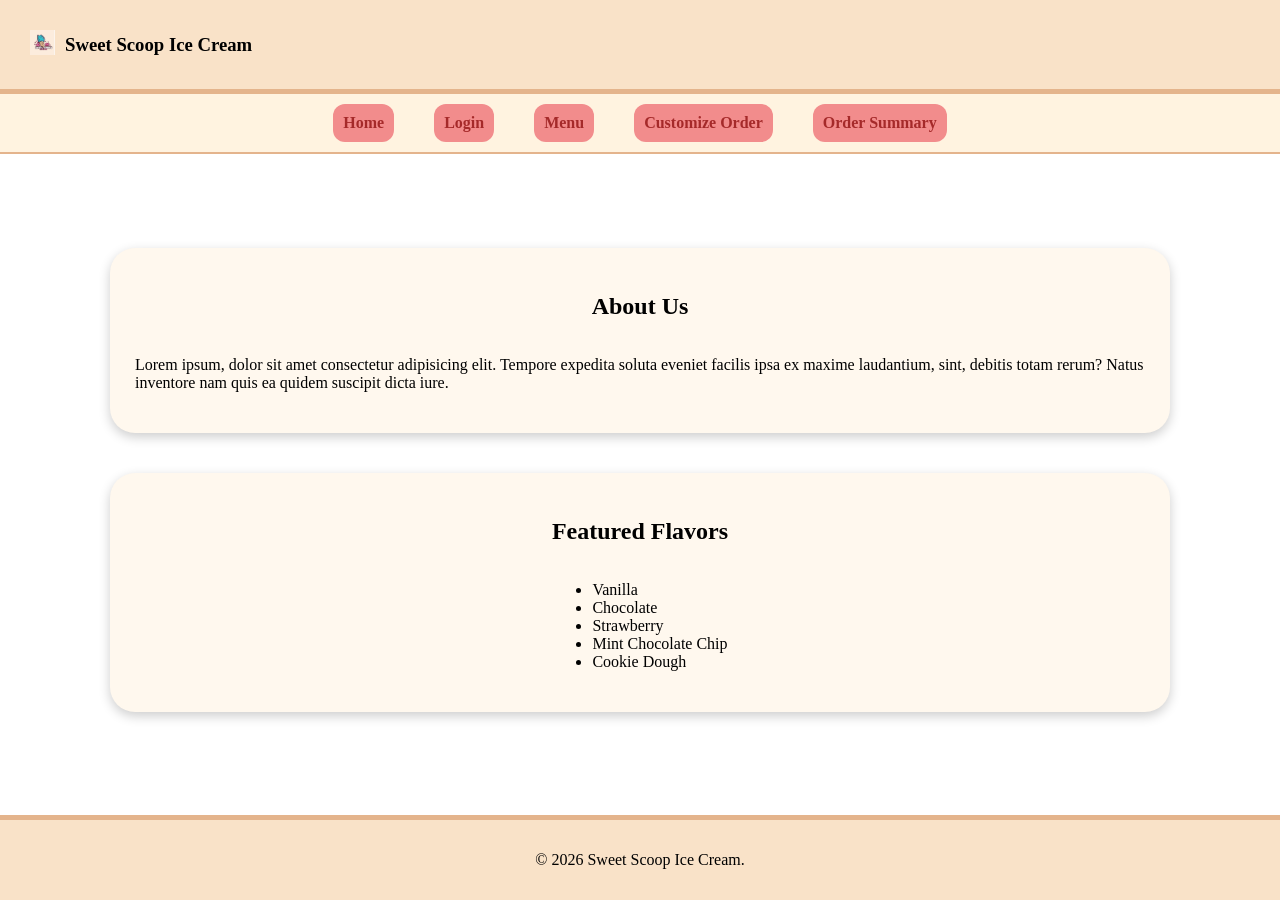
<file: index.html>
<!DOCTYPE html>
<!--
Group Members:

2. Fiemna Ekpombang (UCID: 30253697)
1. Herschel Foster (UCID: 30269461)

-->
<html lang="en">

<head>
    <meta charset="UTF-8">
    <meta name="viewport" content="width=device-width, initial-scale=1.0">
    <link rel="stylesheet" href="styles.css">
    <title>Sweet Scoop Ice Cream</title>
</head>

<body>
    <header id="page_header">
        <div>
            <div><img src="img/logo.jpeg" alt="Sweet Scoop Ice Cream Logo"></div>
        </div>

        <div>
            <h3>Sweet Scoop Ice Cream</h3>
        </div>
    </header>

    <nav>
        <ul>
            <li><a href="index.html">Home</a></li>
            <li><a href="login.html">Login</a></li>
            <li><a href="menu_view.html">Menu</a></li>
            <li><a href="customize_order.html">Customize Order</a></li>
            <li><a href="order_summary.html">Order Summary</a></li>
        </ul>
    </nav>

    <main class="index_main">
        <section id="about_us">
            <h2>About Us</h2>
            <p>Lorem ipsum, dolor sit amet consectetur adipisicing elit. Tempore expedita soluta eveniet facilis ipsa ex maxime laudantium, sint, debitis totam rerum? Natus inventore nam quis ea quidem suscipit dicta iure.</p>
        </section>

        <section id="featured_flavors">
            <h2>Featured Flavors</h2>
            <ul>
                <li>Vanilla</li>
                <li>Chocolate</li>
                <li>Strawberry</li>
                <li>Mint Chocolate Chip</li>
                <li>Cookie Dough</li>
            </ul>
        </section>
    </main>

    <footer>
        <p>&copy; 2026 Sweet Scoop Ice Cream.</p>
    </footer>
</body>

</html>
</file>
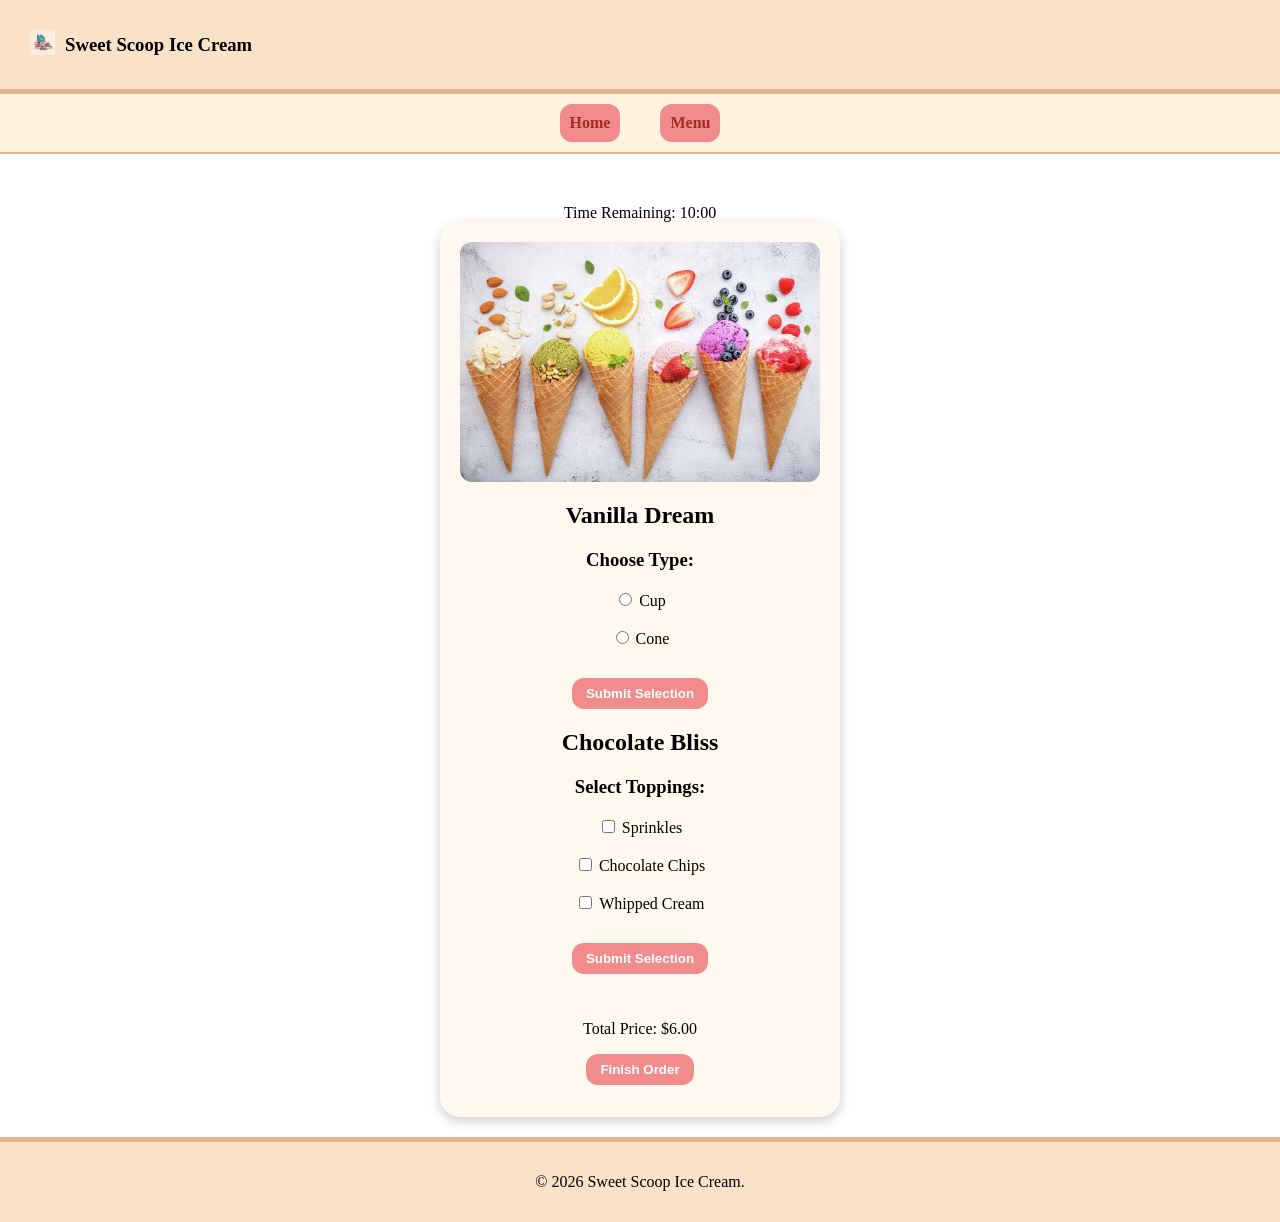
<file: customize_order.html>
<!DOCTYPE html>
<html lang="en">

<head>
    <meta charset="UTF-8">
    <meta name="viewport" content="width=device-width, initial-scale=1.0">
    <title>Customize Order</title>
    <link rel="stylesheet" href="styles.css">
</head>

<body>
    <header id="page_header">
        <div>
            <div><img src="img/logo.jpeg" alt="Sweet Scoop Ice Cream Logo"></div>
        </div>

        <div>
            <h3>Sweet Scoop Ice Cream</h3>
        </div>
    </header>

    <nav>
        <ul>
            <li><a href="index.html">Home</a></li>
            <li><a href="menu_view.html">Menu</a></li>
        </ul>
    </nav>

    <main class="customize_order_main">
        <div id="order_timer">
            Time Remaining: <span id="timer">10:00</span>
        </div>

        <form action="order_summary.html">
            <div>
                <img src="img/icecream_banner.jpeg" alt="Banner image for customizing order" id="banner_img">
            </div>

            <h2>Vanilla Dream</h2>
            <h3>Choose Type:</h3>

            <input type="radio" id="type_cup" name="type" value="Cup">
            <label for="type_cup">Cup</label><br><br>
            <input type="radio" id="type_cone" name="type" value="Cone">
            <label for="type_cone">Cone</label><br><br>
            <button type="button" name="update_order" value="submit_icecream_type">Submit Selection</button>

            <h2>Chocolate Bliss</h2>
            <h3>Select Toppings:</h3>

            <input type="checkbox" id="topping1" name="topping1" value="Sprinkles">
            <label for="topping1">Sprinkles</label><br><br>
            <input type="checkbox" id="topping2" name="topping2" value="Chocolate Chips">
            <label for="topping2">Chocolate Chips</label><br><br>
            <input type="checkbox" id="topping3" name="topping3" value="Whipped Cream">
            <label for="topping3">Whipped Cream</label><br><br>
            <button type="button" name="update_order" value="submit_toppings">Submit Selection</button>

            <br>
            <p>Total Price: <span id="total_price">$6.00</span></p>

            <button type="submit">Finish Order</button>
        </form>
    </main>

    <footer>
        <p>&copy; 2026 Sweet Scoop Ice Cream.</p>
    </footer>
    <script src="customize_order.js"></script>
</body>

</html>
</file>
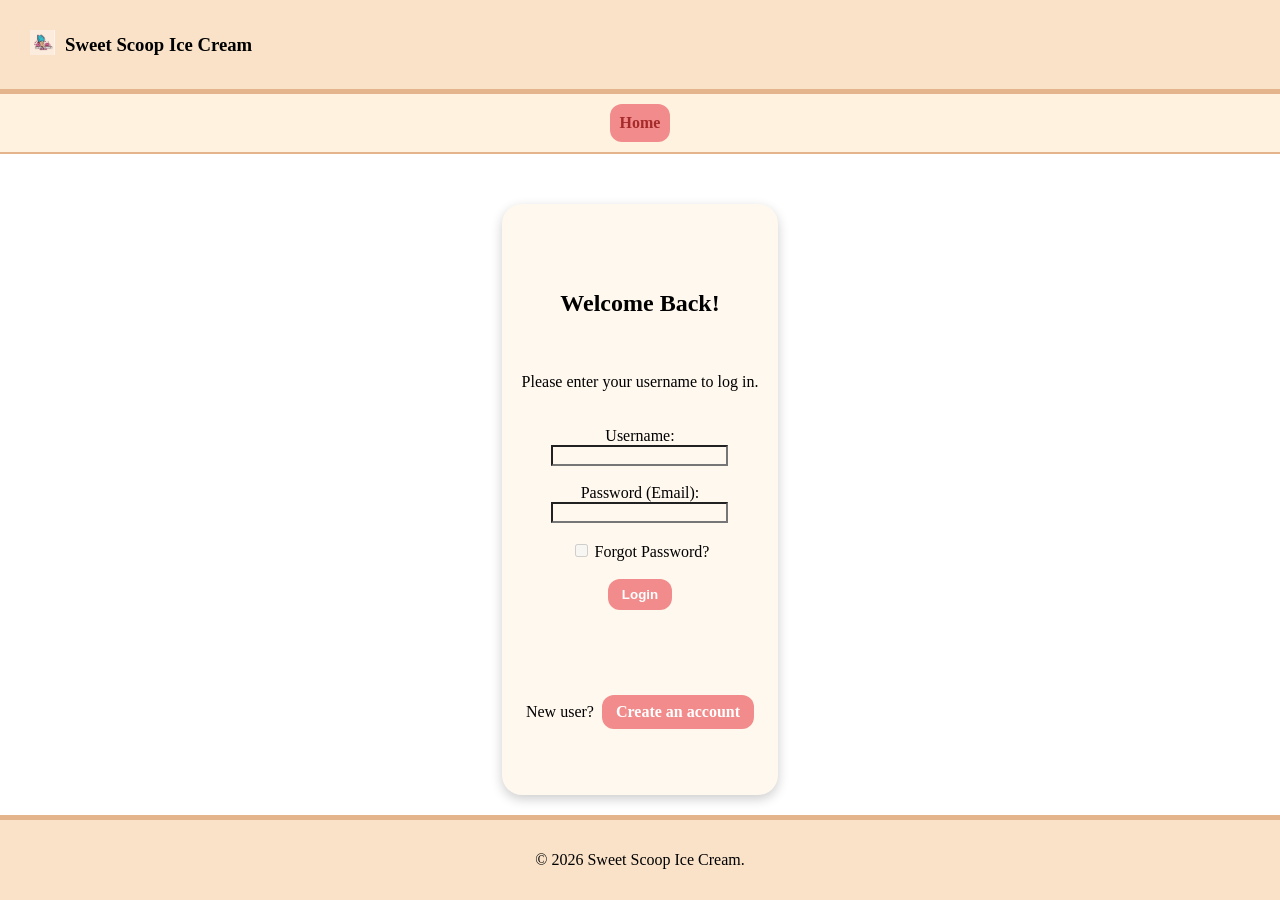
<file: login.html>
<!DOCTYPE html>
<html lang="en">
<head>
    <meta charset="UTF-8">
    <meta name="viewport" content="width=device-width, initial-scale=1.0">
    <link rel="stylesheet" href="styles.css">
    <title>Login</title>
</head>

<body>
    <header id="page_header">
        <div>
            <div><img src="img/logo.jpeg" alt="Sweet Scoop Ice Cream Logo"></div>
        </div>

        <div>
            <h3>Sweet Scoop Ice Cream</h3>
        </div>
    </header>

    <nav>
        <ul>
            <li><a href="index.html">Home</a></li>
        </ul>
    </nav>

    <main class="login_main">
        <div id="login_container">
            <h2>Welcome Back!</h2>
            <p>Please enter your username to log in.</p>

            <form id="login_form">
                <label for="username">Username:</label><br>
                <input type="text" id="username" name="username" required><br><br>

                <label for="password">Password (Email):</label><br>
                <input type="password" id="password" name="password" required><br><br>

                <div>
                    <input type="checkbox" id="forgot_password" name="forgot_password" disabled>
                    <label for="forgot_password">Forgot Password?</label><br><br>
                </div>

                <button type="submit">Login</button>
            </form>

            <div id="message_box"></div>

            <p class="signup_text">
                New user?
                <a href="signup.html" class="signup_link">Create an account</a>
            </p>
        </div>
    </main>

    <footer>
        <p>&copy; 2026 Sweet Scoop Ice Cream.</p>
    </footer>

    <script>
        const loginForm = document.getElementById("login_form");
        const usernameInput = document.getElementById("username");
        const passwordInput = document.getElementById("password");
        const messageBox = document.getElementById("message_box");

        function showMessage(message, type) {
            messageBox.textContent = message;
            messageBox.className = "message_box " + type;
            messageBox.style.display = "block";
        }

        loginForm.addEventListener("submit", async function (event) {
            event.preventDefault();

            const enteredUsername = usernameInput.value.trim();
            const enteredPassword = passwordInput.value;

            messageBox.style.display = "none";
            messageBox.textContent = "";
            messageBox.className = "";

            try{
                const response = await fetch("https://jsonplaceholder.typicode.com/users");

                if (!response.ok){
                    throw new Error("Unable to fetch user data.");
                }

                const users = await response.json();

                const matchedUser = users.find(user =>
                    user.username.toLowerCase() === enteredUsername.toLowerCase()
                );

                if (!matchedUser){
                    showMessage("Error: Username not found.", "error");
                    return;
                }

                if (enteredPassword !== matchedUser.email){
                    showMessage("Error: Password does not match.", "error");
                    return;
                }

                showMessage("Login successful.", "success");

                setTimeout(() => {
                    window.location.href = "menu_view.html";
                }, 2000);

            }catch (error){
                showMessage("Error: Could not validate login. Please try again later.", "error");
            }
        });
    </script>
</body>
</html>
</file>
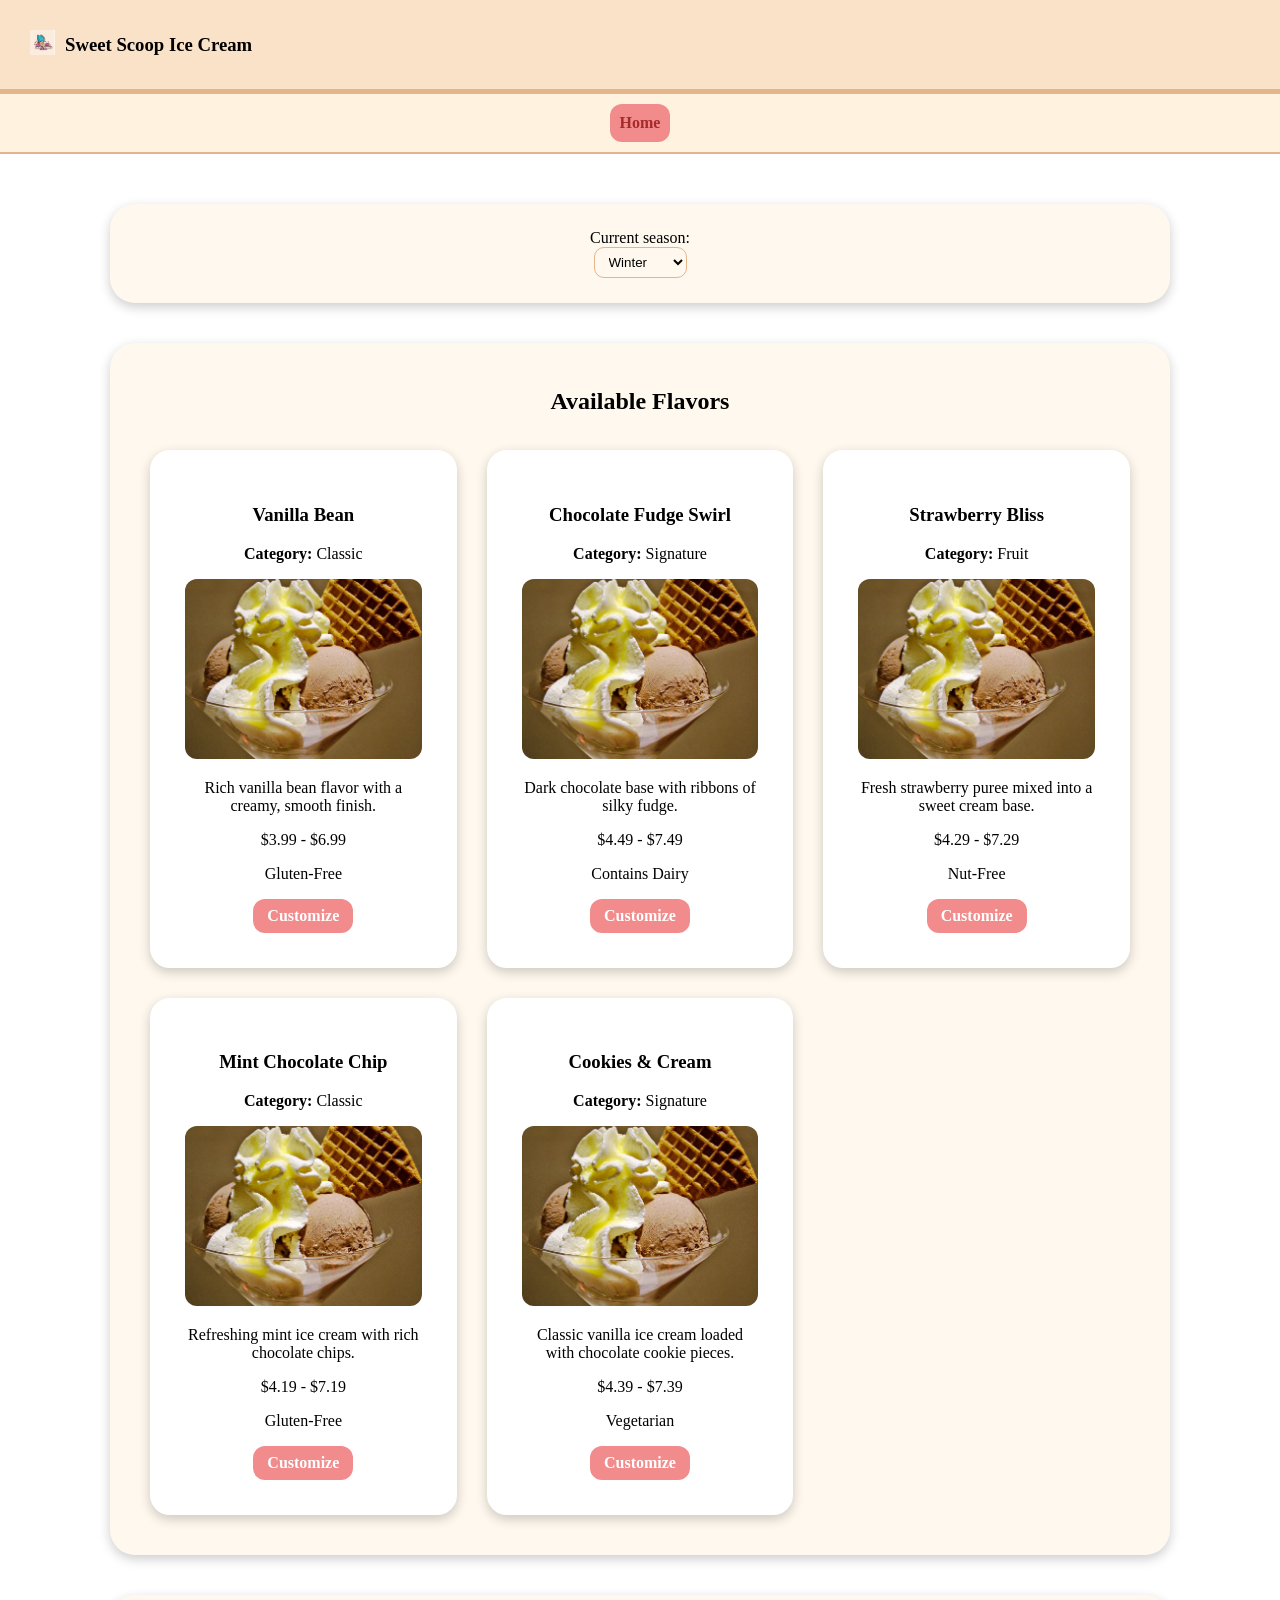
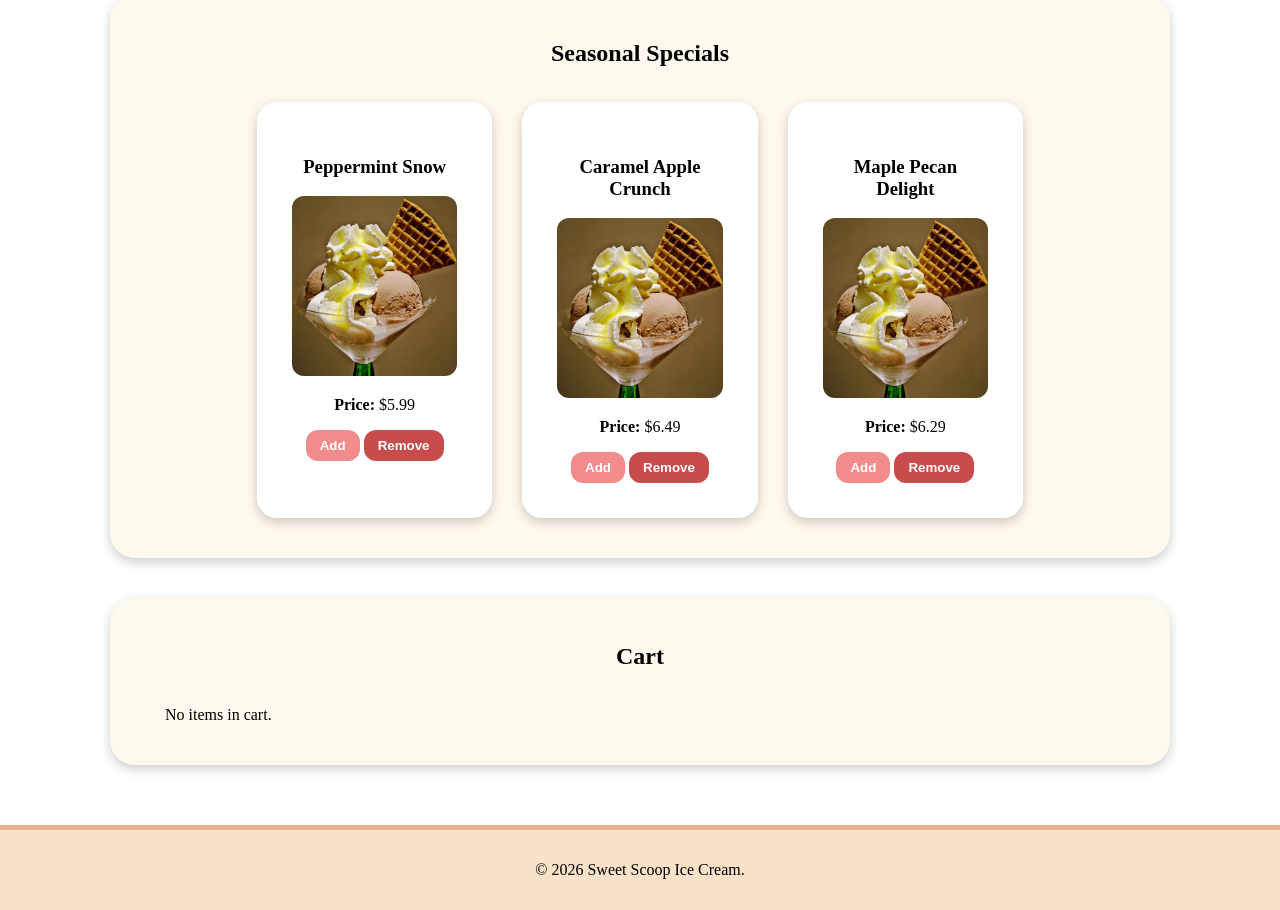
<file: menu_view.html>
<!DOCTYPE html>
<html lang="en">

<head>
    <meta charset="UTF-8">
    <meta name="viewport" content="width=device-width, initial-scale=1.0">
    <link rel="stylesheet" href="styles.css">
    <title>Menu View</title>
</head>

<body>
    <header id="page_header">
        <div>
            <div><img src="img/logo.jpeg" alt="Sweet Scoop Ice Cream Logo"></div>
        </div>
        <div>
            <h3>Sweet Scoop Ice Cream</h3>
        </div>
    </header>

    <nav>
        <ul>
            <li><a href="index.html">Home</a></li>
        </ul>
    </nav>

    <main class="menu_main">
        <section class="season_selector">
            <label for="season_filter">Current season:</label>
            <select id="season_filter" name="season_filter">
                <option value="winter-2026" selected>Winter</option>
                <option value="fall-2025">Fall</option>
                <option value="summer-2025">Summer</option>
                <option value="spring-2025">Spring</option>
            </select>
        </section>

        <section>
            <h2>Available Flavors</h2>
            <div class="tile_grid">
                <article class="ice_cream_tile">
                    <h3>Vanilla Bean</h3>
                    <p><strong>Category:</strong> Classic</p>
                    <img src="img/icecream.jpg" alt="Vanilla ice cream scoop">
                    <p>Rich vanilla bean flavor with a creamy, smooth finish.</p>
                    <p>$3.99 - $6.99</p>
                    <p>Gluten-Free</p>
                    <a href="customize_order.html" class="customize_link">Customize</a>
                </article>

                <article class="ice_cream_tile">
                    <h3>Chocolate Fudge Swirl</h3>
                    <p><strong>Category:</strong> Signature</p>
                    <img src="img/icecream.jpg" alt="Chocolate ice cream in cone">
                    <p>Dark chocolate base with ribbons of silky fudge.</p>
                    <p>$4.49 - $7.49</p>
                    <p>Contains Dairy</p>
                    <a href="customize_order.html" class="customize_link">Customize</a>
                </article>

                <article class="ice_cream_tile">
                    <h3>Strawberry Bliss</h3>
                    <p><strong>Category:</strong> Fruit</p>
                    <img src="img/icecream.jpg" alt="Strawberry ice cream bowl">
                    <p>Fresh strawberry puree mixed into a sweet cream base.</p>
                    <p>$4.29 - $7.29</p>
                    <p>Nut-Free</p>
                    <a href="customize_order.html" class="customize_link">Customize</a>
                </article>

                <article class="ice_cream_tile">
                    <h3>Mint Chocolate Chip</h3>
                    <p><strong>Category:</strong> Classic</p>
                    <img src="img/icecream.jpg" alt="Mint chocolate chip ice cream">
                    <p>Refreshing mint ice cream with rich chocolate chips.</p>
                    <p>$4.19 - $7.19</p>
                    <p>Gluten-Free</p>
                    <a href="customize_order.html" class="customize_link">Customize</a>
                </article>

                <article class="ice_cream_tile">
                    <h3>Cookies &amp; Cream</h3>
                    <p><strong>Category:</strong> Signature</p>
                    <img src="img/icecream.jpg" alt="Cookies and cream ice cream">
                    <p>Classic vanilla ice cream loaded with chocolate cookie pieces.</p>
                    <p>$4.39 - $7.39</p>
                    <p>Vegetarian</p>
                    <a href="customize_order.html" class="customize_link">Customize</a>
                </article>
            </div>
        </section>

        <section>
            <h2>Seasonal Specials</h2>
            <div class="tile_grid">
                <article class="ice_cream_tile">
                    <h3>Peppermint Snow</h3>
                    <img src="img/icecream.jpg" alt="Peppermint ice cream">
                    <p><strong>Price:</strong> $5.99</p>
                    <div class="special_actions">
                        <button class="add_btn">Add</button>
                        <button class="remove_btn">Remove</button>
                    </div>
                </article>

                <article class="ice_cream_tile">
                    <h3>Caramel Apple Crunch</h3>
                    <img src="img/icecream.jpg" alt="Caramel ice cream scoop">
                    <p><strong>Price:</strong> $6.49</p>
                    <div class="special_actions">
                        <button class="add_btn">Add</button>
                        <button class="remove_btn">Remove</button>
                    </div>
                </article>

                <article class="ice_cream_tile">
                    <h3>Maple Pecan Delight</h3>
                    <img src="img/icecream.jpg" alt="Maple pecan ice cream">
                    <p><strong>Price:</strong> $6.29</p>
                    <div class="special_actions">
                        <button class="add_btn">Add</button>
                        <button class="remove_btn">Remove</button>
                    </div>
                </article>
            </div>
        </section>
        <section id="cart_section">
            <h2>Cart</h2>

            <div id="cart_container">
                <p id="empty_cart">No items in cart.</p>
            </div>

        </section>
    </main>

    <footer>
        <p>&copy; 2026 Sweet Scoop Ice Cream.</p>
    </footer>

    <script src="menu_view.js"></script>
</body>

</html>
</file>
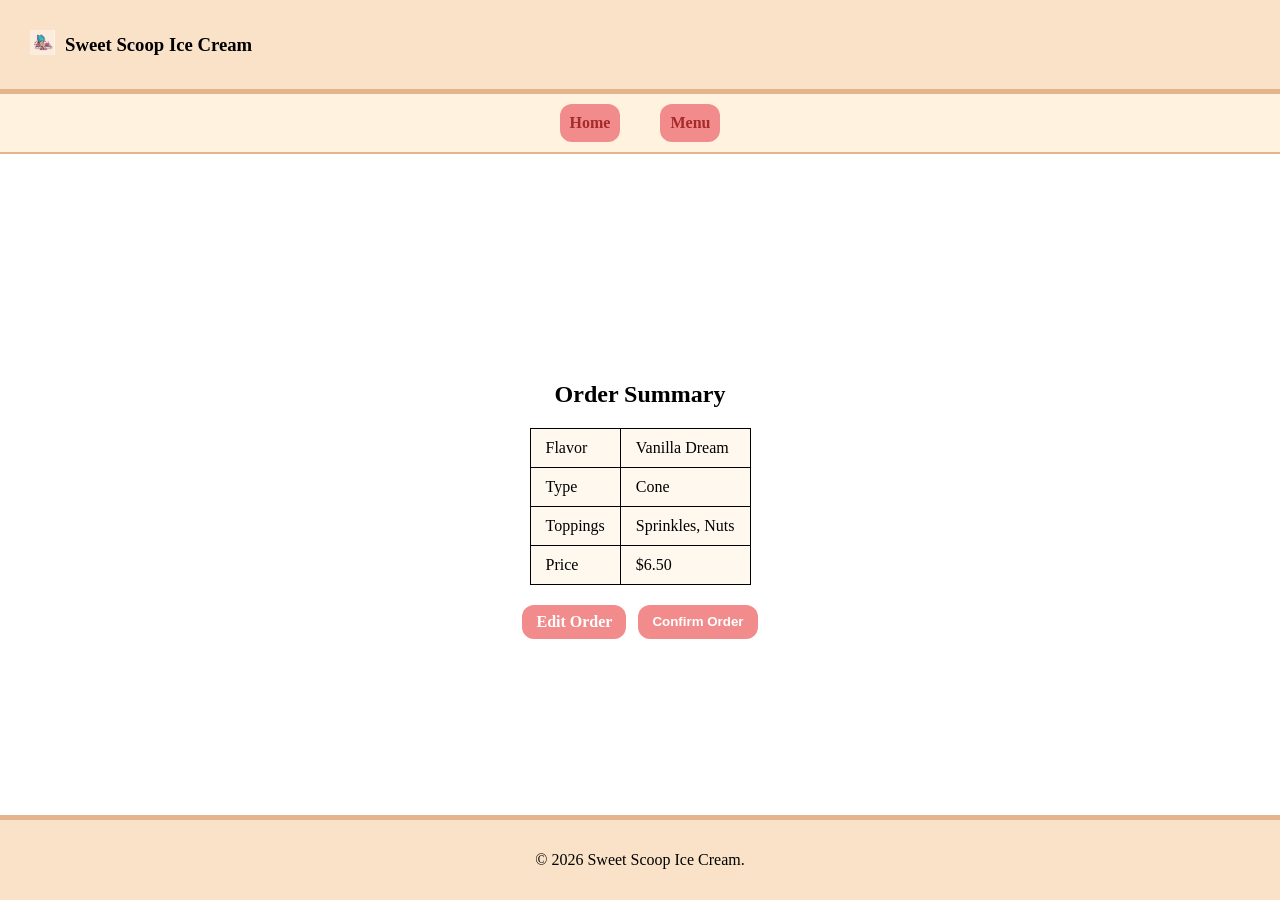
<file: order_summary.html>
<!DOCTYPE html>
<html lang="en">

<head>
    <meta charset="UTF-8">
    <meta name="viewport" content="width=device-width, initial-scale=1.0">
    <link rel="stylesheet" href="styles.css">
    <title>Sweet Scoop Ice Cream</title>
</head>

<body>
    <header id="page_header">
        <div>
            <div><img src="img/logo.jpeg" alt="Sweet Scoop Ice Cream Logo"></div>
        </div>

        <div>
            <h3>Sweet Scoop Ice Cream</h3>
        </div>
    </header>

    <nav>
        <ul>
            <li><a href="index.html">Home</a></li>
            <li><a href="menu_view.html">Menu</a></li>
        </ul>
    </nav>

    <main class="order_summary_main">
        <h2>Order Summary</h2>
        <table>
            <tbody>
                <tr>
                    <td>Flavor</td>
                    <td>Vanilla Dream</td>
                </tr>
                <tr>
                    <td>Type</th>
                    <td>Cone</td>
                </tr>
                <tr>
                    <td>Toppings</th>
                    <td>Sprinkles, Nuts</td>
                </tr>
                <tr>
                    <td>Price</th>
                    <td>$6.50</td>
                </tr>
            </tbody>
        </table>

        <div class="summary_actions">
            <a href="customize_order.html" class="action_btn">Edit Order</a>
            <button type="button" class="action_btn">Confirm Order</button>
        </div>
    </main>

    <footer>
        <p>&copy; 2026 Sweet Scoop Ice Cream.</p>
    </footer>
</body>

</html>
</file>
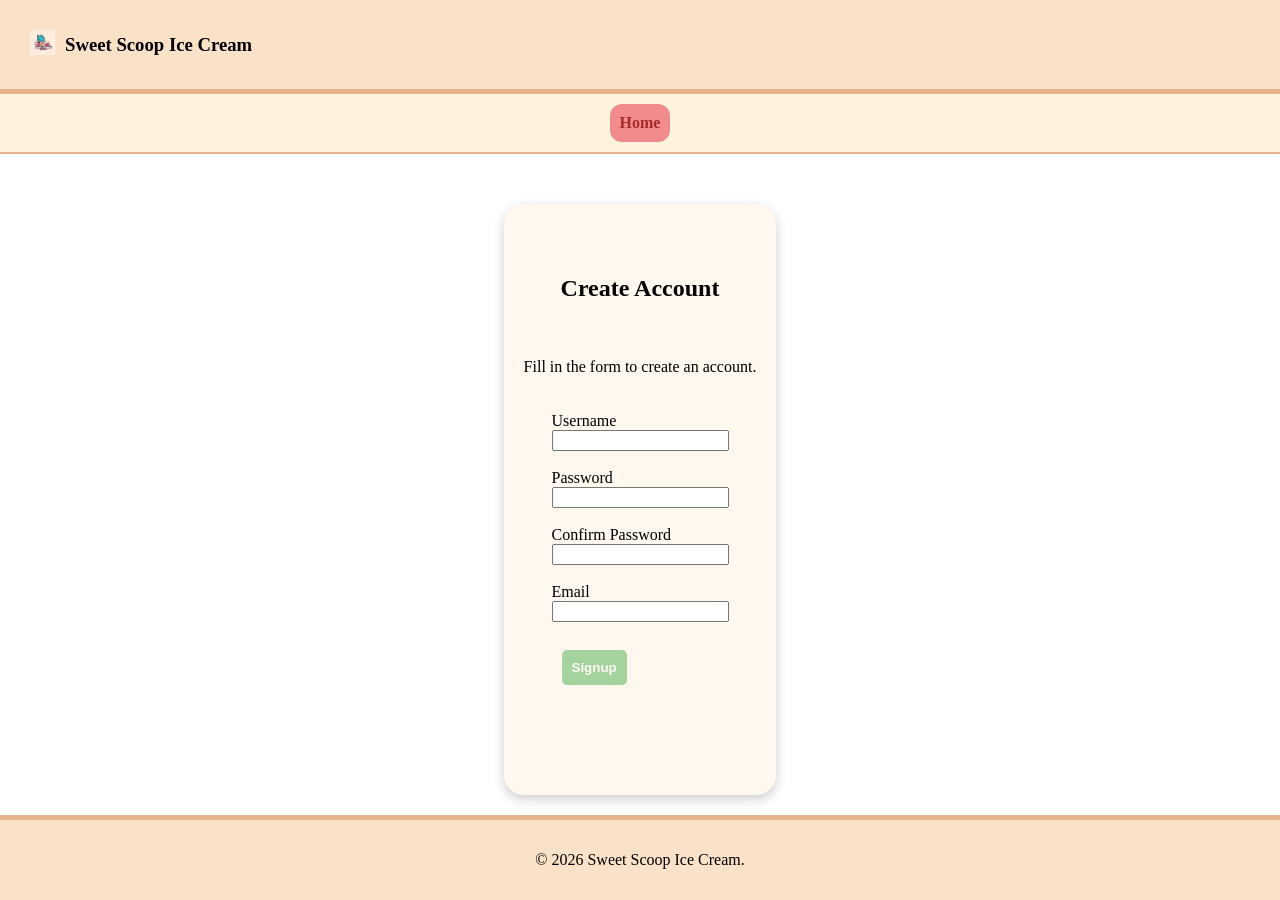
<file: signup.html>
<!DOCTYPE html>
<html lang="en">
<head>
    <meta charset="UTF-8">
    <meta name="viewport" content="width=device-width, initial-scale=1.0">
    <link rel="stylesheet" href="styles.css">
    <title>Signup</title>
</head>

<body>
    <header id="page_header">
        <div>
            <div><img src="img/logo.jpeg" alt="Sweet Scoop Ice Cream Logo"></div>
        </div>

        <div>
            <h3>Sweet Scoop Ice Cream</h3>
        </div>
    </header>

    <nav>
        <ul>
            <li><a href="index.html">Home</a></li>
        </ul>
    </nav>

    <main class="login_main">
        <div id="login_container">
            <h2>Create Account</h2>
            <p>Fill in the form to create an account.</p>

            <form id="signup_form">
                <label for="username">Username</label><br>
                <input type="text" id="username" required><br><br>

                <label for="password">Password</label><br>
                <input type="password" id="password" required><br><br>

                <label for="confirm_password">Confirm Password</label><br>
                <input type="password" id="confirm_password" required><br><br>

                <label for="email">Email</label><br>
                <input type="text" id="email" required><br><br>

                <button id="signup_btn" type="submit">Signup</button>
            </form>

            <div id="message_box"></div>
        </div>
    </main>

    <footer>
        <p>&copy; 2026 Sweet Scoop Ice Cream.</p>
    </footer>

    <script>
        const form = document.getElementById("signup_form");
        const messageBox = document.getElementById("message_box");

        function showMessage(message, type) {
            messageBox.textContent = message;
            messageBox.className = "message_box " + type;
            messageBox.style.display = "block";
        }

        form.addEventListener("submit", function(e){
            e.preventDefault();

            let username = document.getElementById("username").value;
            let password = document.getElementById("password").value;
            let confirmPassword = document.getElementById("confirm_password").value;
            let email = document.getElementById("email").value;

            messageBox.className = "";
            messageBox.textContent = "";


            const usernameRegex = /^[A-Za-z][A-Za-z0-9_-]{2,19}$/;

            if(!usernameRegex.test(username)){
                showMessage("Username must be 3-20 characters, start with a letter, and contain only letters, numbers, - or _.", "error");
                return;
            }


            const passwordRegex = /^(?=.*[a-z])(?=.*[A-Z])(?=.*[0-9])(?=.*[!@#$%^&*()_\-+=\[\]{};:'",.<>\/?~])[A-Za-z0-9!@#$%^&*()_\-+=\[\]{};:'",.<>\/?~]{8,}$/;

            if(!passwordRegex.test(password)){
                showMessage("Password must be at least 8 characters and include uppercase, lowercase, number, and special character.", "error");
                return;
            }

            if(password !== confirmPassword){
                showMessage("Passwords do not match.", "error");
                return;
            }


            const emailRegex = /^[^\s@]+@[^\s@]+\.(com|net|io)$/;

            if(!emailRegex.test(email)){
                showMessage("Email must contain @ and end with .com, .net, or .io.", "error");
                return;
            }


            showMessage("Signup successful.", "success");

            setTimeout(function(){
                window.location.href = "login.html";
            },2000);

        });
    </script>
</body>
</html>
</file>
<file: styles.css>
html,
body {
    margin: 0;
    padding: 0;
    height: 100%;
}

body {
    min-height: 100vh;
    display: flex;
    flex-direction: column;
}

main {
    flex: 1;
}

main section h2 { text-align: center; }

header {
    background-color: #f9e2c8;
    display: flex;
    gap: 10px;
    align-items: center;
    justify-content: flex-start;
    padding: 15px 30px;
    border-bottom: 5px solid #e4b48c;
}

header img {
    width: 25px;
    height: 25px;
}

#page_header > div {
    margin: 0;
    display: flex;
    align-items: center;
}

nav {
    background-color: #fff3e0;
    display: flex;
    justify-content: center;
    padding: 10px;
    border-bottom: 2px solid #e4b48c;
    margin-bottom: 30px;
    flex-wrap: wrap;
}

nav ul {
    list-style: none;
    margin: 0;
    padding: 0;
    display: flex;
    flex-wrap: wrap;
    gap: 20px;
    align-items: center;
}

nav a {
    display: block;
    text-decoration: none;
    color: brown;
    background-color: #f28c8c;
    font-weight: bold;
    padding: 10px;
    margin-left: 10px;
    margin-right: 10px;
    border-radius: 12px;
}

main section {
    display: flex;
    background-color: #fff8ee;
    border-radius: 25px;
    margin-bottom: 40px;
    box-shadow: 0 4px 12px rgba(0, 0, 0, 0.2);
    justify-content: center;
    align-items: center;
    flex-direction: column;
    padding: 25px;
}

footer {
    background-color: #f9e2c8;
    display: flex;
    row-gap: 10px;
    align-items: center;
    justify-content: center;
    padding: 15px;
    border-top: 5px solid #e4b48c;
}

.index_main {
    display: flex;
    flex-direction: column;
    justify-content: center;
    width: 100%;
    max-width: 1100px;
    margin: 0 auto;
    padding: 20px;
    box-sizing: border-box;
}

.login_main {
    display: flex;
    justify-content: center;
    width: 100%;
    max-width: 1100px;
    margin: 0 auto;
    padding: 20px;
}

#login_container {
    display: flex;
    flex-direction: column;
    gap: 20px;
    justify-content: center;
    align-items: center;
    background-color: #fff8ee;
    border-radius: 20px;
    box-shadow: 0 4px 12px rgba(0, 0, 0, 0.2);
    padding: 20px;
}

#login_form {
    text-align: center;
    margin: 0 auto 15px;
}

#login_form input[type="text"],
#login_form input[type="password"] {
    background-color: #fff8ee;
}

form button,
.add_btn {
    background-color: #f28c8c;
    color: #ffffff;
    font-weight: bold;
    border-radius: 12px;
    padding: 8px 14px;
    border: none;
    cursor: pointer;
}

.menu_main {
    width: 100%;
    max-width: 1100px;
    margin: 0 auto;
    padding: 20px;
    box-sizing: border-box;
}

.season_selector {
    text-align: center;
}

.season_selector select {
    background-color: #fff8ee;
    border-radius: 10px;
    padding: 6px 10px;
    border: 1px solid #e4b48c;
}

.tile_grid {
    text-align: center;
    display: flex;
    flex-wrap: wrap;
}

.ice_cream_tile {
    background-color: #ffffff;
    border: 20px solid #ffffff;
    border-radius: 20px;
    padding: 15px;
    margin: 15px;
    box-shadow: 0 4px 12px rgba(0, 0, 0, 0.2);
    width: calc(33.333% - 30px);
    text-align: center;
    box-sizing: border-box;
}

.ice_cream_tile img {
    width: 100%;
    height: 180px;
    object-fit: cover;
    border-radius: 12px;
}

.special_actions {
    margin-top: 10px;
}

.remove_btn {
    background-color: #c94c4c;
    color: #ffffff;
    font-weight: bold;
    border-radius: 12px;
    padding: 8px 14px;
    border: none;
    cursor: pointer;
}

.customize_link {
    display: inline-block;
    text-decoration: none;
    background-color: #f28c8c;
    color: #ffffff;
    font-weight: bold;
    border-radius: 12px;
    padding: 8px 14px;
    border: none;
    cursor: pointer;
}

#banner_img {
    width: 100%;
    height: 15rem;
    object-fit: cover;
    border-radius: 12px;
    display: block;
    margin: 0 auto;
}

.customize_order_main {
    width: 100%;
    max-width: 1100px;
    margin: 0 auto;
    padding: 20px;
    display: flex;
    justify-content: center;
    flex-direction: column;
    align-items: center;
    border-radius: 25px;
}

.customize_order_main form {
    max-width: 500px;
    margin: 0 auto;
    text-align: center;
    padding: 20px;
    background-color: #fff8ee;
    border-radius: 20px;
    box-shadow: 0 4px 12px rgba(0, 0, 0, 0.2);
}

.customize_order_main form button {
    display: block;
    margin: 12px auto;
}

.action_btn {
    display: inline-block;
    text-decoration: none;
    background-color: #f28c8c;
    color: #ffffff;
    font-weight: bold;
    border-radius: 12px;
    padding: 8px 14px;
    border: none;
    cursor: pointer;
}

.order_summary_main {
    width: 100%;
    max-width: 1100px;
    margin: 0 auto;
    padding: 20px;
    display: flex;
    justify-content: center;
    flex-direction: column;
    align-items: center;
    box-sizing: border-box;
}

.order_summary_main > table {
    margin: 0 auto;
    border-collapse: collapse;
    border: 1px solid black;
    background-color: #fff8ee;
    text-align: left;
}

.order_summary_main td {
    border: 1px solid #000;
    padding: 10px 15px;
}

.summary_actions {
    display: flex;
    justify-content: center;
    gap: 12px;
    margin-top: 20px;
}

#cart_container {
    width: 100%;
    max-width: 950px;
}
.cart_item {
    background-color: #ffffff;
    border: 1px solid #e4b48c;
    border-radius: 10px;
    width: 100%;
    padding: 10px;
    margin-bottom: 10px;
    display: flex;
    justify-content: space-between;
}
.ice_cream_tile:hover { 
    background-color: bisque;
}

/* for login */

#message_box {
    width: 100%;
    max-width: 260px;
    min-height: 20px;
    margin-top: 0;
    margin-bottom: 10px;
    padding: 10px 12px;
    border-radius: 12px;
    text-align: center;
    font-weight: bold;
    box-sizing: border-box;
}

.success {
    background-color: #dff6dd;
    color: #1f6b2a;
    border: 2px solid #9ad29a;
}

.error {
    background-color: #ffe0e0;
    color: #a33a3a;
    border: 2px solid #e7a1a1;
}

.signup_text {
    margin: 0;
    text-align: center;
}

.signup_link {
    display: inline-block;
    text-decoration: none;
    background-color: #f28c8c;
    color: #ffffff;
    font-weight: bold;
    border-radius: 12px;
    padding: 8px 14px;
    margin-left: 4px;
}

/* for signup */

#signup_btn{
    background-color:#4CAF50;
    padding:10px;
    border-radius:5px;
    margin:10px;
    opacity:0.5;
    color:white;
    border:none;
    cursor:pointer;
}

#signup_btn:hover{
    background-color:#45A049;
    opacity:1.0;
}
</file>
